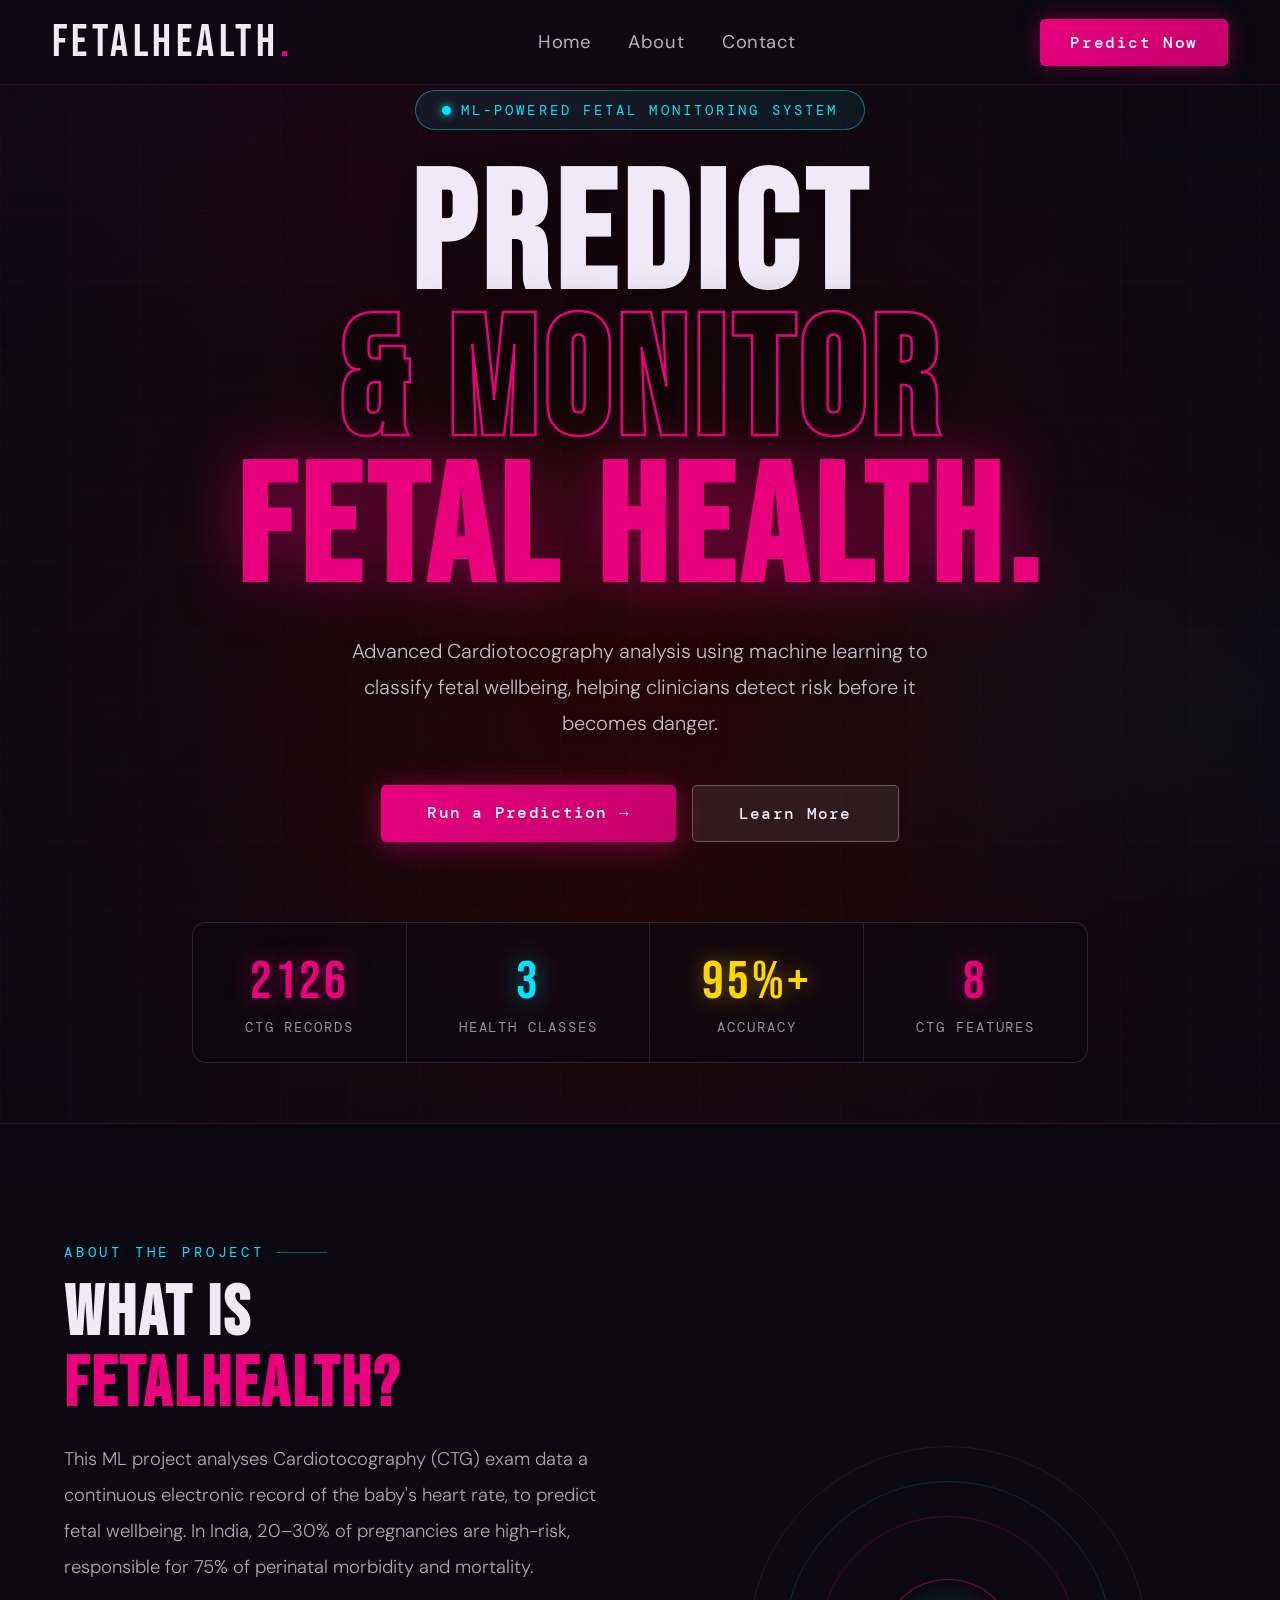
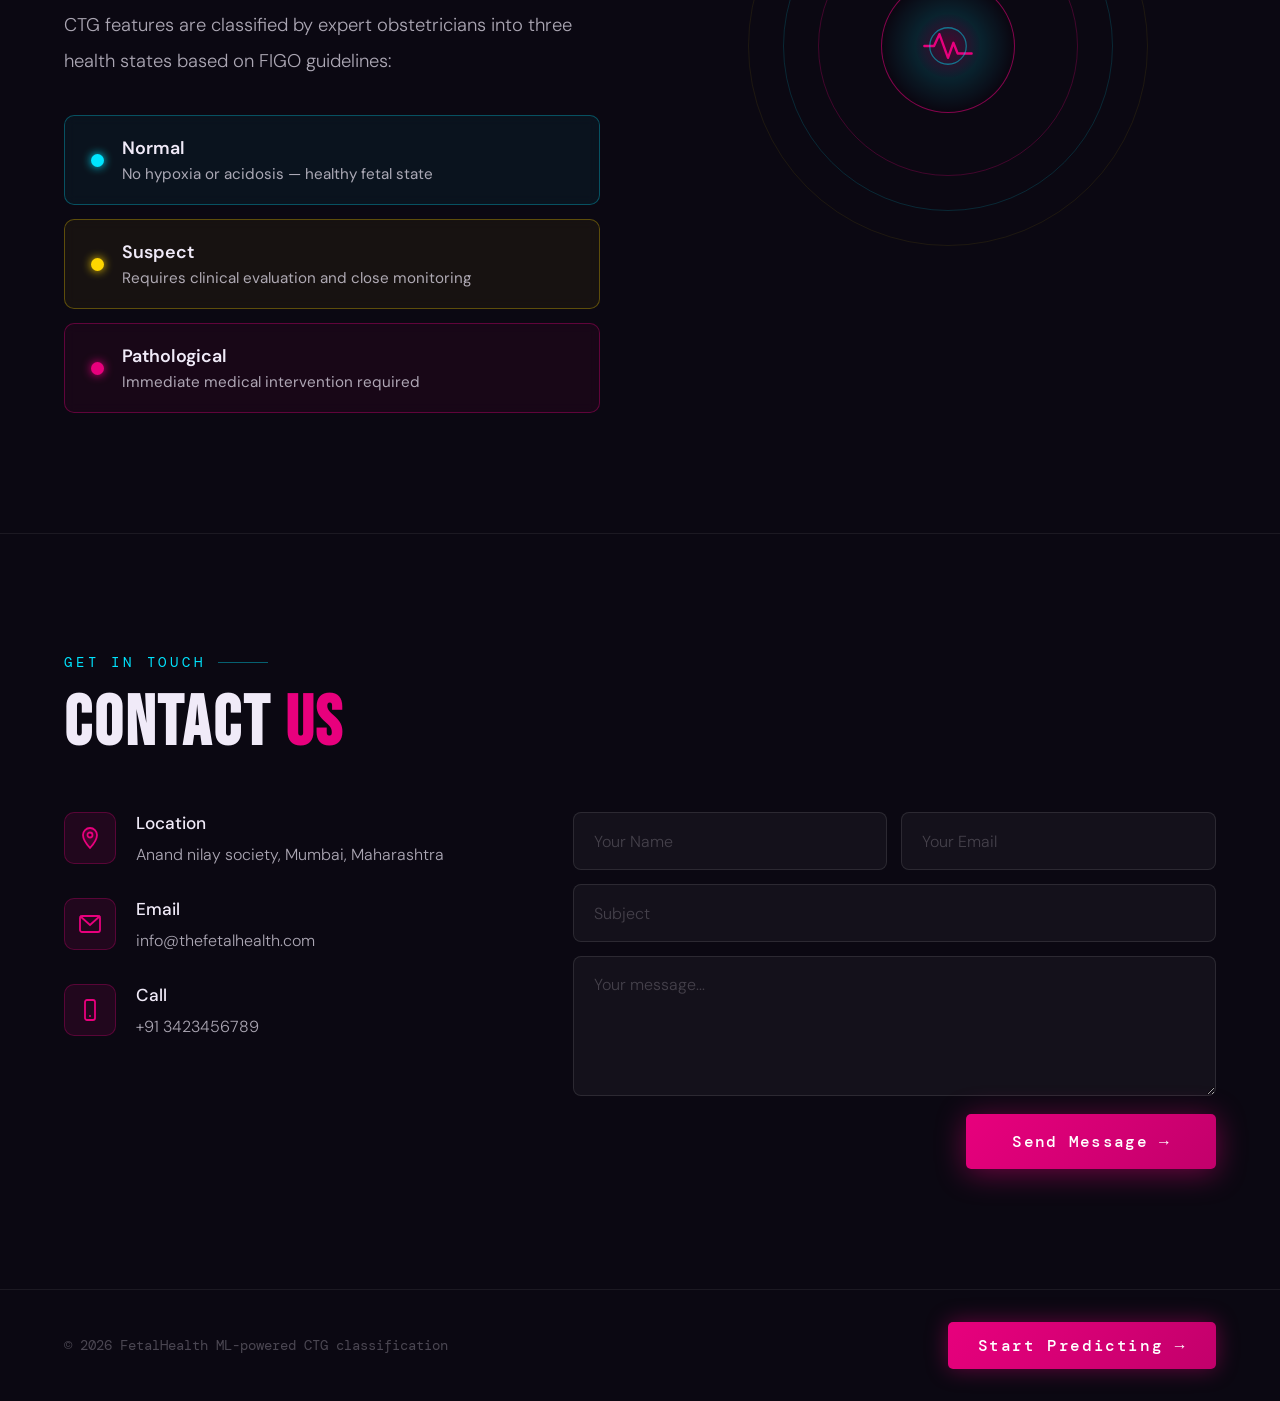
<file: templates/index.html>
<!DOCTYPE html>
<html lang="en">
<head>
  <meta charset="UTF-8"/>
  <meta name="viewport" content="width=device-width, initial-scale=1.0"/>
  <title>FetalHealth — Predict & Monitor</title>
  <link href="https://fonts.googleapis.com/css2?family=Bebas+Neue&family=DM+Sans:ital,wght@0,300;0,400;0,500;1,300&family=DM+Mono:wght@400;500&display=swap" rel="stylesheet"/>
  <style>
    *,*::before,*::after{box-sizing:border-box;margin:0;padding:0}
    :root{
      --bg:#0b0812;
      --magenta:#e8007d;
      --magenta2:#ff2d9e;
      --cyan:#00e5ff;
      --gold:#ffd600;
      --white:#f0eaf8;
      --muted:rgba(240,234,248,0.70);
    }
    html{scroll-behavior:smooth}
    body{
      background:var(--bg);
      color:var(--white);
      font-family:'DM Sans',sans-serif;
      font-size:20px;
      overflow-x:hidden;
      min-height:100vh;
    }

    /* NAV */
    nav{
      position:fixed;top:0;left:0;right:0;z-index:200;
      display:flex;align-items:center;justify-content:space-between;
      padding:0 52px;height:85px;
      background:rgba(11,8,18,0.55);
      backdrop-filter:blur(18px);
      border-bottom:1px solid rgba(232,0,125,0.18);
    }
    .logo{
      font-family:'Bebas Neue',sans-serif;
      font-size:2.8rem;letter-spacing:0.1em;
      color:var(--white);text-decoration:none;display:flex;align-items:center;
    }
    .logo .dot{color:var(--magenta);font-size:3rem;line-height:0.5;margin-left:1px}
    .nav-links{display:flex;gap:38px;align-items:center}
    .nav-links a{
      color:var(--white);text-decoration:none;
      font-size:1.15rem;font-weight:400;opacity:0.75;
      transition:opacity .2s,color .2s;letter-spacing:0.03em;
    }
    .nav-links a:hover{opacity:1;color:var(--cyan)}
    .btn-cta{
      font-family:'DM Mono',monospace;font-size:1rem;font-weight:500;letter-spacing:0.1em;
      padding:13px 30px;border-radius:5px;
      background:linear-gradient(135deg,var(--magenta),#c2006b);
      color:#fff;border:none;cursor:pointer;text-decoration:none;
      box-shadow:0 0 22px rgba(232,0,125,0.4);
      transition:box-shadow .25s,transform .15s;
    }
    .btn-cta:hover{box-shadow:0 0 38px rgba(232,0,125,0.65);transform:translateY(-1px)}

    /* ── HERO ── */
    .hero{
      position:relative;z-index:1;
      min-height:100vh;
      display:flex;flex-direction:column;
      align-items:center;justify-content:center;
      text-align:center;
      padding:90px 24px 60px;
      overflow:hidden;
    }

    /* Baby bump / pregnancy photo — warm, emotional */
    .hero-bg-img{
      position:absolute;inset:0;z-index:0;
      background-image:url('https://images.unsplash.com/photo-1615766553246-9147b6d50e90?q=80&w=870&auto=format&fit=crop&ixlib=rb-4.1.0&ixid=M3wxMjA3fDB8MHxwaG90by1wYWdlfHx8fGVufDB8fHx8fA%3D%3D');
      background-size:cover;
      background-position:center 25%;
      background-repeat:no-repeat;
      filter:brightness(0.32) saturate(0.65);
    }

    .hero-overlay{
      position:absolute;inset:0;z-index:1;
      background:
        radial-gradient(ellipse 80% 100% at 50% 60%, rgba(60,5,0,0.60) 0%, transparent 70%),
        linear-gradient(180deg, rgba(11,8,18,0.50) 0%, rgba(11,8,18,0.10) 40%, rgba(11,8,18,0.70) 100%);
    }

    .hero-grid{
      position:absolute;inset:0;z-index:2;pointer-events:none;
      background-image:
        linear-gradient(rgba(232,0,125,0.04) 1px,transparent 1px),
        linear-gradient(90deg,rgba(232,0,125,0.04) 1px,transparent 1px);
      background-size:70px 70px;
      animation:gridMove 22s linear infinite;
    }
    @keyframes gridMove{from{background-position:0 0}to{background-position:70px 70px}}

    .hero-content{
      position:relative;z-index:3;
      display:flex;flex-direction:column;
      align-items:center;
    }

    .pill{
      font-family:'DM Mono',monospace;font-size:0.88rem;letter-spacing:0.22em;text-transform:uppercase;
      padding:10px 26px;border-radius:100px;
      border:1px solid rgba(0,229,255,0.42);color:var(--cyan);
      background:rgba(0,229,255,0.08);margin-bottom:36px;
      animation:fadeUp .6s ease both;
      display:inline-flex;align-items:center;gap:10px;
    }
    .pill-dot{
      width:9px;height:9px;border-radius:50%;
      background:var(--cyan);box-shadow:0 0 10px var(--cyan);
      animation:blink 1.6s ease-in-out infinite;
    }
    @keyframes blink{0%,100%{opacity:1}50%{opacity:0.25}}

    h1.hero-title{
      font-family:'Bebas Neue',sans-serif;
      font-size:clamp(4.5rem,13vw,11rem);
      line-height:.88;letter-spacing:.04em;
      animation:fadeUp .7s .1s ease both;
      text-shadow:0 2px 40px rgba(0,0,0,0.6);
    }
    h1.hero-title .outline{
      -webkit-text-stroke:2.5px var(--magenta);
      color:transparent;display:block;
    }
    h1.hero-title .filled{
      color:var(--magenta);
      text-shadow:0 0 60px rgba(232,0,125,.6),0 2px 40px rgba(0,0,0,0.5);
      display:block;
    }

    .hero-sub{
      margin-top:28px;max-width:600px;
      font-size:1.25rem;font-weight:300;line-height:1.8;
      color:rgba(240,234,248,0.80);
      animation:fadeUp .7s .2s ease both;
      text-shadow:0 1px 12px rgba(0,0,0,0.8);
    }

    .hero-btns{
      margin-top:44px;display:flex;gap:16px;flex-wrap:wrap;justify-content:center;
      animation:fadeUp .7s .3s ease both;
    }
    .btn-primary{
      font-family:'DM Mono',monospace;font-size:1rem;font-weight:500;letter-spacing:.08em;
      padding:17px 46px;border-radius:5px;
      background:linear-gradient(135deg,var(--magenta),#c2006b);
      color:#fff;border:none;cursor:pointer;text-decoration:none;
      box-shadow:0 4px 30px rgba(232,0,125,.45);
      transition:transform .15s,box-shadow .2s;
    }
    .btn-primary:hover{transform:translateY(-2px);box-shadow:0 8px 40px rgba(232,0,125,.65)}
    .btn-ghost{
      font-family:'DM Mono',monospace;font-size:1rem;font-weight:500;letter-spacing:.08em;
      padding:17px 46px;border-radius:5px;
      background:rgba(255,255,255,0.08);
      color:var(--white);
      border:1px solid rgba(240,234,248,.3);
      text-decoration:none;cursor:pointer;backdrop-filter:blur(4px);
      transition:border-color .2s,background .2s;
    }
    .btn-ghost:hover{border-color:rgba(240,234,248,.6);background:rgba(255,255,255,.14)}

    .hero-stats{
      margin-top:80px;
      display:flex;
      border:1px solid rgba(255,255,255,.12);border-radius:14px;overflow:hidden;
      background:rgba(11,8,18,0.55);backdrop-filter:blur(16px);
      animation:fadeUp .7s .4s ease both;
    }
    .stat{padding:26px 52px;text-align:center}
    .stat+.stat{border-left:1px solid rgba(255,255,255,.1)}
    .sv{font-family:'Bebas Neue',sans-serif;font-size:3.4rem;letter-spacing:.05em}
    .sv.m{color:var(--magenta);text-shadow:0 0 24px rgba(232,0,125,.5)}
    .sv.c{color:var(--cyan);text-shadow:0 0 24px rgba(0,229,255,.5)}
    .sv.g{color:var(--gold);text-shadow:0 0 20px rgba(255,214,0,.4)}
    .sl{font-size:0.85rem;color:rgba(240,234,248,0.60);letter-spacing:.14em;margin-top:5px;font-family:'DM Mono',monospace;text-transform:uppercase}

    /* ABOUT */
    #about{
      position:relative;z-index:1;
      padding:120px 64px;
      border-top:1px solid rgba(255,255,255,.07);
      background:linear-gradient(180deg,rgba(11,8,18,0) 0%,var(--bg) 60px);
    }
    body::before{
      content:'';position:fixed;inset:0;z-index:0;pointer-events:none;
      background:
        radial-gradient(ellipse 80% 60% at 20% 10%,rgba(232,0,125,0.10) 0%,transparent 55%),
        radial-gradient(ellipse 60% 50% at 85% 80%,rgba(0,229,255,0.07) 0%,transparent 55%);
    }
    .sec-tag{
      font-family:'DM Mono',monospace;font-size:0.85rem;letter-spacing:.28em;text-transform:uppercase;
      color:var(--cyan);margin-bottom:18px;display:flex;align-items:center;gap:12px;
    }
    .sec-tag::after{content:'';width:50px;height:1px;background:var(--cyan);opacity:.4}
    .about-grid{display:grid;grid-template-columns:1fr 1fr;gap:80px;align-items:center;margin-top:8px}
    h2.sh{
      font-family:'Bebas Neue',sans-serif;
      font-size:clamp(3.5rem,5.5vw,5.6rem);
      line-height:1;letter-spacing:.04em;
    }
    h2.sh em{font-style:normal;color:var(--magenta)}
    .about-p{
      margin-top:22px;font-size:1.15rem;line-height:1.95;
      color:var(--muted);font-weight:300;
    }
    .class-list{margin-top:36px;display:flex;flex-direction:column;gap:14px}
    .cls{
      display:flex;align-items:center;gap:18px;
      padding:20px 26px;border-radius:10px;border:1px solid;
      backdrop-filter:blur(6px);transition:transform .2s;cursor:default;
    }
    .cls:hover{transform:translateX(8px)}
    .cls.n{border-color:rgba(0,229,255,.3);background:rgba(0,229,255,.05)}
    .cls.s{border-color:rgba(255,214,0,.3);background:rgba(255,214,0,.05)}
    .cls.p{border-color:rgba(232,0,125,.35);background:rgba(232,0,125,.06)}
    .cls-dot{width:13px;height:13px;border-radius:50%;flex-shrink:0}
    .cls.n .cls-dot{background:var(--cyan);box-shadow:0 0 10px var(--cyan)}
    .cls.s .cls-dot{background:var(--gold);box-shadow:0 0 10px var(--gold)}
    .cls.p .cls-dot{background:var(--magenta);box-shadow:0 0 10px var(--magenta)}
    .cls-name{font-weight:600;font-size:1.12rem}
    .cls-desc{font-size:0.95rem;color:var(--muted);margin-top:4px}

    .about-orb{position:relative;display:flex;align-items:center;justify-content:center;height:400px}
    .orb-ring{position:absolute;border-radius:50%;border:1px solid;animation:spin 14s linear infinite}
    .orb-ring:nth-child(1){width:260px;height:260px;border-color:rgba(232,0,125,.25);animation-duration:14s}
    .orb-ring:nth-child(2){width:330px;height:330px;border-color:rgba(0,229,255,.15);animation-duration:20s;animation-direction:reverse}
    .orb-ring:nth-child(3){width:400px;height:400px;border-color:rgba(255,214,0,.08);animation-duration:28s}
    @keyframes spin{from{transform:rotate(0deg)}to{transform:rotate(360deg)}}
    .orb-core{
      width:134px;height:134px;border-radius:50%;
      background:radial-gradient(circle,rgba(232,0,125,.28),rgba(0,229,255,.12),transparent 70%);
      border:1.5px solid rgba(232,0,125,.55);
      display:flex;align-items:center;justify-content:center;z-index:2;
      animation:glow 3s ease-in-out infinite;
    }
    @keyframes glow{0%,100%{box-shadow:0 0 24px rgba(232,0,125,.3)}50%{box-shadow:0 0 60px rgba(232,0,125,.65),0 0 100px rgba(0,229,255,.2)}}
    .orb-core svg{width:58px;height:58px}

    /* CONTACT */
    #contact{
      position:relative;z-index:1;
      padding:120px 64px;
      border-top:1px solid rgba(255,255,255,.07);
    }
    .contact-grid{display:grid;grid-template-columns:1fr 1.5fr;gap:80px;margin-top:52px}
    .ci-list{display:flex;flex-direction:column;gap:30px}
    .ci{display:flex;gap:20px;align-items:flex-start}
    .ci-icon{
      width:52px;height:52px;border-radius:10px;flex-shrink:0;
      background:rgba(232,0,125,.1);border:1px solid rgba(232,0,125,.28);
      display:flex;align-items:center;justify-content:center;
    }
    .ci-icon svg{width:24px;height:24px;stroke:var(--magenta);fill:none;stroke-width:1.8}
    .ci strong{display:block;font-size:1.08rem;font-weight:500;margin-bottom:6px}
    .ci span{font-size:1rem;color:var(--muted);line-height:1.7;font-weight:300}

    .cform{display:flex;flex-direction:column;gap:14px}
    .cform-row{display:grid;grid-template-columns:1fr 1fr;gap:14px}
    .cform input,.cform textarea{
      background:rgba(255,255,255,.04);border:1px solid rgba(255,255,255,.1);
      border-radius:8px;padding:17px 20px;color:var(--white);
      font-family:'DM Sans',sans-serif;font-size:1.05rem;font-weight:300;
      outline:none;width:100%;transition:border-color .2s,background .2s;
    }
    .cform input:focus,.cform textarea:focus{border-color:rgba(232,0,125,.5);background:rgba(232,0,125,.04)}
    .cform input::placeholder,.cform textarea::placeholder{color:rgba(240,234,248,.22);font-size:1rem}
    .cform textarea{min-height:140px;resize:vertical}

    /* FOOTER */
    footer{
      position:relative;z-index:1;
      padding:32px 64px;
      border-top:1px solid rgba(255,255,255,.07);
      display:flex;align-items:center;justify-content:space-between;
    }
    footer p{font-family:'DM Mono',monospace;font-size:0.88rem;color:rgba(240,234,248,.28)}

    @keyframes fadeUp{from{opacity:0;transform:translateY(28px)}to{opacity:1;transform:translateY(0)}}

    @media(max-width:960px){
      nav{padding:0 20px}
      .hero-bg-img{background-position:60% 30%}
      #about,#contact{padding:70px 24px}
      .about-grid,.contact-grid{grid-template-columns:1fr;gap:48px}
      .about-orb{height:280px}
      .hero-stats{flex-direction:column;width:90%}
      .stat+.stat{border-left:none;border-top:1px solid rgba(255,255,255,.1)}
      footer{padding:22px 24px;flex-direction:column;gap:14px;text-align:center}
    }
    @media(max-width:600px){
      .nav-links{display:none}
      .cform-row{grid-template-columns:1fr}
      .stat{padding:18px 28px}
      h1.hero-title{font-size:clamp(3.5rem,14vw,6rem)}
    }
  </style>
</head>
<body>

<nav>
  <a href="/" class="logo">FetalHealth<span class="dot">.</span></a>
  <div class="nav-links">
    <a href="/">Home</a>
    <a href="#about">About</a>
    <a href="#contact">Contact</a>
  </div>
  <a href="/predict" class="btn-cta">Predict Now</a>
</nav>

<!-- ══ HERO ══ -->
<section class="hero">
  <!-- Mother with baby bump — warm & emotional -->
  <div class="hero-bg-img"></div>
  <div class="hero-overlay"></div>
  <div class="hero-grid"></div>

  <div class="hero-content">
    <div class="pill"><span class="pill-dot"></span>ML-Powered Fetal Monitoring System</div>

    <h1 class="hero-title">
      <span>Predict</span>
      <span class="outline">&amp; Monitor</span>
      <span class="filled">Fetal Health.</span>
    </h1>

    <p class="hero-sub">
      Advanced Cardiotocography analysis using machine learning to classify fetal wellbeing, helping clinicians detect risk before it becomes danger.
    </p>

    <div class="hero-btns">
      <a href="/predict" class="btn-primary">Run a Prediction →</a>
      <a href="#about" class="btn-ghost">Learn More</a>
    </div>

    <div class="hero-stats">
      <div class="stat"><div class="sv m">2126</div><div class="sl">CTG Records</div></div>
      <div class="stat"><div class="sv c">3</div><div class="sl">Health Classes</div></div>
      <div class="stat"><div class="sv g">95%+</div><div class="sl">Accuracy</div></div>
      <div class="stat"><div class="sv m">8</div><div class="sl">CTG Features</div></div>
    </div>
  </div>
</section>

<!-- ══ ABOUT ══ -->
<section id="about">
  <div class="sec-tag">About the Project</div>
  <div class="about-grid">
    <div>
      <h2 class="sh">What is <em>FetalHealth?</em></h2>
      <p class="about-p">This ML project analyses Cardiotocography (CTG) exam data a continuous electronic record of the baby's heart rate, to predict fetal wellbeing. In India, 20–30% of pregnancies are high-risk, responsible for 75% of perinatal morbidity and mortality.</p>
      <p class="about-p">CTG features are classified by expert obstetricians into three health states based on FIGO guidelines:</p>
      <div class="class-list">
        <div class="cls n"><div class="cls-dot"></div><div><div class="cls-name">Normal</div><div class="cls-desc">No hypoxia or acidosis — healthy fetal state</div></div></div>
        <div class="cls s"><div class="cls-dot"></div><div><div class="cls-name">Suspect</div><div class="cls-desc">Requires clinical evaluation and close monitoring</div></div></div>
        <div class="cls p"><div class="cls-dot"></div><div><div class="cls-name">Pathological</div><div class="cls-desc">Immediate medical intervention required</div></div></div>
      </div>
    </div>
    <div class="about-orb">
      <div class="orb-ring"></div><div class="orb-ring"></div><div class="orb-ring"></div>
      <div class="orb-core">
        <svg viewBox="0 0 54 54" fill="none" xmlns="http://www.w3.org/2000/svg">
          <path d="M5 27h9l5-11 8 22 5-14 4 10h13" stroke="#e8007d" stroke-width="2.2" stroke-linecap="round" stroke-linejoin="round"/>
          <path d="M27 10C17.6 10 10 17.6 10 27s7.6 17 17 17 17-7.6 17-17S36.4 10 27 10z" stroke="rgba(0,229,255,0.45)" stroke-width="1.2"/>
        </svg>
      </div>
    </div>
  </div>
</section>

<!-- ══ CONTACT ══ -->
<section id="contact">
  <div class="sec-tag">Get in Touch</div>
  <h2 class="sh">Contact <em>Us</em></h2>
  <div class="contact-grid">
    <div class="ci-list">
      <div class="ci">
        <div class="ci-icon"><svg viewBox="0 0 24 24"><path d="M12 2C8.13 2 5 5.13 5 9c0 5.25 7 13 7 13s7-7.75 7-13c0-3.87-3.13-7-7-7zm0 9.5A2.5 2.5 0 1 1 12 6.5a2.5 2.5 0 0 1 0 5z" stroke="var(--magenta)" fill="rgba(232,0,125,0.15)"/></svg></div>
        <div><strong>Location</strong><span>Anand nilay society, Mumbai, Maharashtra</span></div>
      </div>
      <div class="ci">
        <div class="ci-icon"><svg viewBox="0 0 24 24"><rect x="2" y="4" width="20" height="16" rx="2"/><polyline points="2,4 12,13 22,4"/></svg></div>
        <div><strong>Email</strong><span>info@thefetalhealth.com</span></div>
      </div>
      <div class="ci">
        <div class="ci-icon"><svg viewBox="0 0 24 24"><rect x="7" y="2" width="10" height="20" rx="2"/><circle cx="12" cy="18" r="1" fill="var(--magenta)" stroke="none"/></svg></div>
        <div><strong>Call</strong><span>+91 3423456789</span></div>
      </div>
    </div>
    <form class="cform" onsubmit="return false">
      <div class="cform-row">
        <input type="text" placeholder="Your Name"/>
        <input type="email" placeholder="Your Email"/>
      </div>
      <input type="text" placeholder="Subject"/>
      <textarea placeholder="Your message..."></textarea>
      <button type="submit" class="btn-primary" style="align-self:flex-end;margin-top:4px">Send Message →</button>
    </form>
  </div>
</section>

<footer>
  <p>© 2026 FetalHealth ML-powered CTG classification</p>
  <a href="/predict" class="btn-cta">Start Predicting →</a>
</footer>

</body>
</html>
</file>
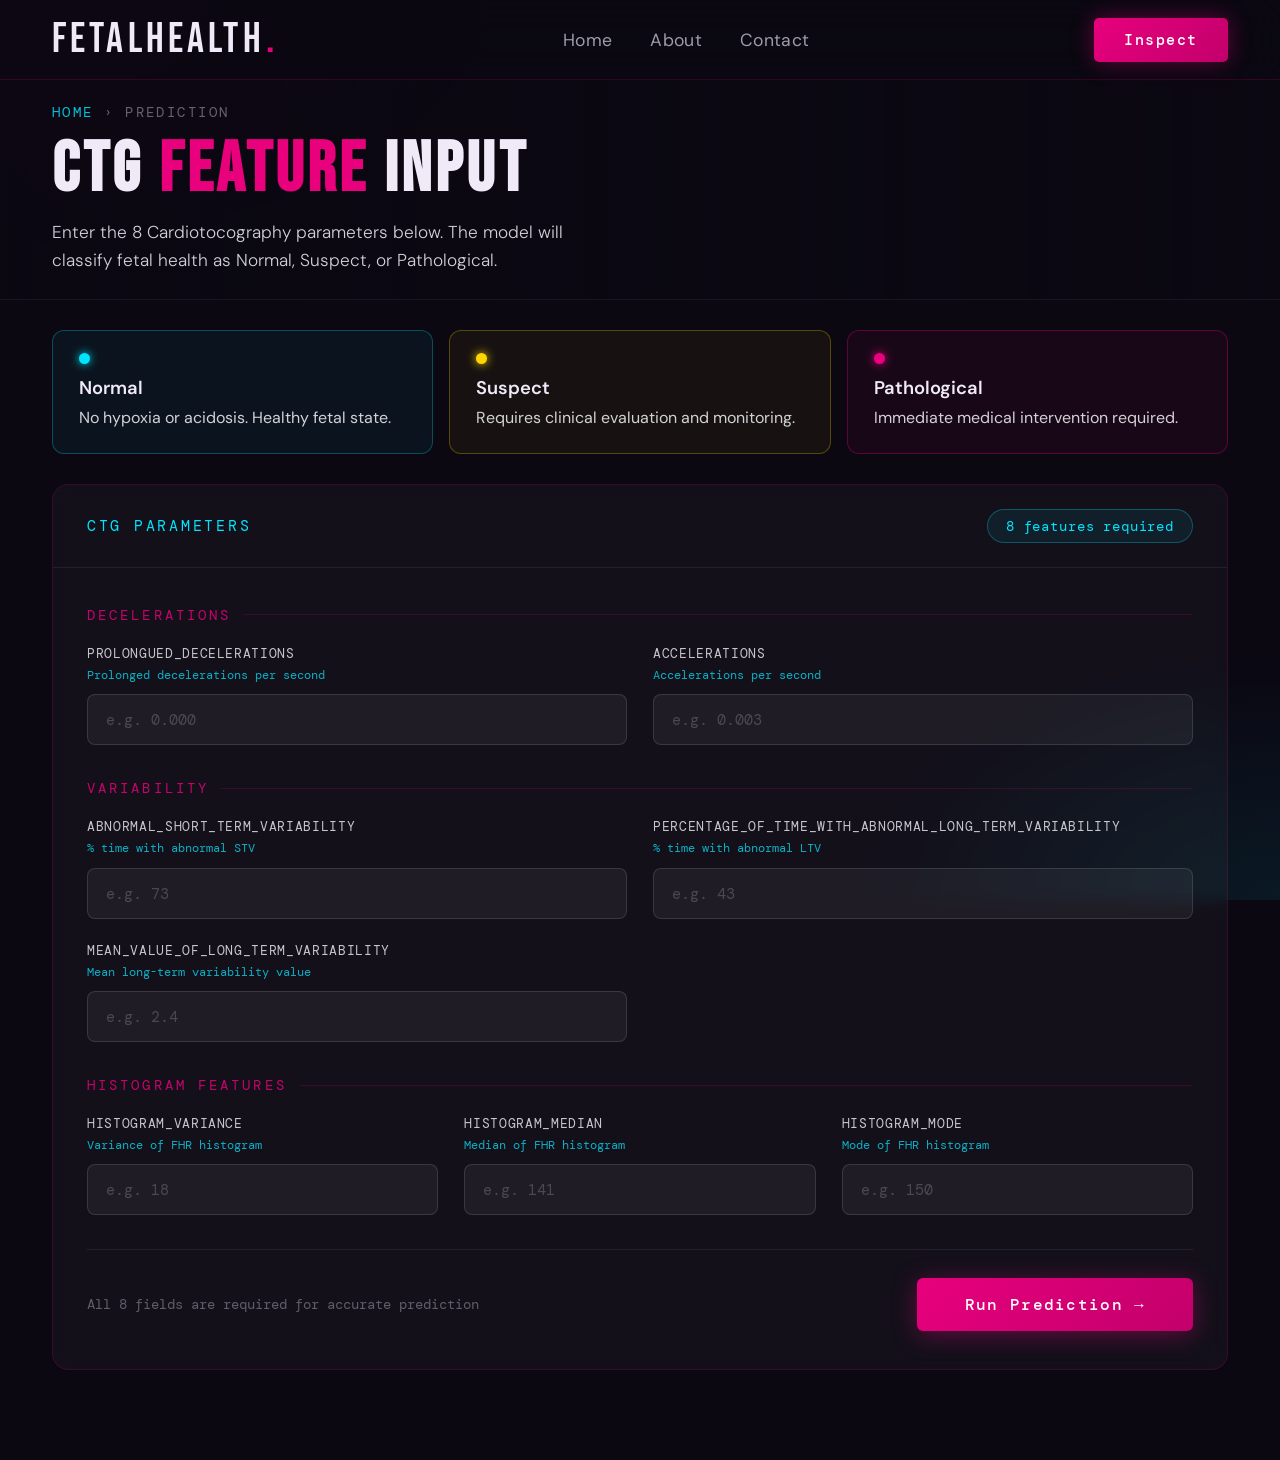
<file: templates/inspect.html>
<!DOCTYPE html>
<html lang="en">
<head>
  <meta charset="UTF-8"/>
  <meta name="viewport" content="width=device-width, initial-scale=1.0"/>
  <title>FetalHealth — Predict</title>
  <link href="https://fonts.googleapis.com/css2?family=Bebas+Neue&family=DM+Sans:wght@300;400;500&family=DM+Mono:wght@400;500&display=swap" rel="stylesheet"/>
  <style>
    *,*::before,*::after{box-sizing:border-box;margin:0;padding:0}
    :root{
      --bg:#0b0812;
      --bg2:#110d1a;
      --magenta:#e8007d;
      --cyan:#00e5ff;
      --gold:#ffd600;
      --white:#f0eaf8;
      --muted:rgba(245,243,248,0.85);
      --glass:rgba(255,255,255,0.035);
    }
    html{scroll-behavior:smooth}
    body{
      background:var(--bg);
      color:var(--white);
      font-family:'DM Sans',sans-serif;
      font-size:20px;
      min-height:100vh;
    }
    body::before{
      content:'';position:fixed;inset:0;z-index:0;pointer-events:none;
      background:
        radial-gradient(ellipse 70% 50% at 0% 0%,rgba(232,0,125,0.1) 0%,transparent 55%),
        radial-gradient(ellipse 60% 50% at 100% 100%,rgba(0,229,255,0.08) 0%,transparent 55%);
    }

    /* ── NAV ── */
    nav{
      position:fixed;top:0;left:0;right:0;z-index:200;
      display:flex;align-items:center;justify-content:space-between;
      padding:0 52px;height:80px;
      background:rgba(11,8,18,0.88);
      backdrop-filter:blur(20px);
      border-bottom:1px solid rgba(232,0,125,0.18);
    }
    .logo{
      font-family:'Bebas Neue',sans-serif;
      font-size:2.6rem;letter-spacing:.1em;
      color:var(--white);text-decoration:none;display:flex;align-items:center;
    }
    .logo .dot{color:var(--magenta);font-size:2.8rem;line-height:.5;margin-left:1px}
    .nav-links{display:flex;gap:38px;align-items:center}
    .nav-links a{
      color:var(--white);text-decoration:none;
      font-size:1.1rem;font-weight:400;opacity:.65;
      transition:opacity .2s,color .2s;letter-spacing:.02em;
    }
    .nav-links a:hover{opacity:1;color:var(--cyan)}
    .btn-cta{
      font-family:'DM Mono',monospace;font-size:.95rem;font-weight:500;letter-spacing:.1em;
      padding:12px 30px;border-radius:5px;
      background:linear-gradient(135deg,var(--magenta),#c2006b);
      color:#fff;border:none;cursor:pointer;text-decoration:none;
      box-shadow:0 0 22px rgba(232,0,125,.4);
      transition:box-shadow .25s,transform .15s;
    }
    .btn-cta:hover{box-shadow:0 0 38px rgba(232,0,125,.65);transform:translateY(-1px)}

    /* ── LAYOUT ── */
    main{position:relative;z-index:1;padding-top:80px;min-height:100vh;display:flex;flex-direction:column}

    /* ── HERO BANNER with CTG/ultrasound image ── */
    .inspect-banner{
      position:relative;
      height:220px;
      overflow:hidden;
      display:flex;align-items:center;
      border-bottom:1px solid rgba(255,255,255,.06);
    }
    .inspect-banner-bg{
      position:absolute;inset:0;
      background-image:url('https://images.unsplash.com/photo-1631815588090-d1bcb4a0c714?w=1600&q=80');
      background-size:cover;
      background-position:center 40%;
      filter:brightness(0.28) saturate(0.5);
    }
    .inspect-banner-overlay{
      position:absolute;inset:0;
      background:linear-gradient(90deg,rgba(11,8,18,0.9) 0%,rgba(11,8,18,0.4) 60%,rgba(11,8,18,0.85) 100%);
    }
    .inspect-banner-content{
      position:relative;z-index:2;
      padding:0 52px;
    }
    .breadcrumb{
      font-family:'DM Mono',monospace;font-size:.85rem;letter-spacing:.18em;
      color:rgba(240,234,248,.40);text-transform:uppercase;margin-bottom:14px;
    }
    .breadcrumb a{color:var(--cyan);text-decoration:none;opacity:.85}
    .breadcrumb a:hover{opacity:1}
    .inspect-banner-content h1{
      font-family:'Bebas Neue',sans-serif;
      font-size:clamp(3.2rem,5.5vw,5rem);
      letter-spacing:.06em;line-height:1;
    }
    .inspect-banner-content h1 em{font-style:normal;color:var(--magenta)}
    .inspect-banner-content p{
      margin-top:12px;font-size:1.08rem;font-weight:300;
      color:var(--muted);max-width:560px;line-height:1.65;
    }

    /* ── STATUS CHIPS ── */
    .status-row{
      display:grid;grid-template-columns:repeat(3,1fr);gap:16px;
      padding:30px 52px;
    }
    .chip{padding:22px 26px;border-radius:12px;border:1px solid;cursor:default;transition:transform .2s}
    .chip:hover{transform:translateY(-3px)}
    .chip.n{border-color:rgba(0,229,255,.28);background:rgba(0,229,255,.05)}
    .chip.s{border-color:rgba(255,214,0,.28);background:rgba(255,214,0,.05)}
    .chip.p{border-color:rgba(232,0,125,.32);background:rgba(232,0,125,.06)}
    .chip-dot{width:11px;height:11px;border-radius:50%;margin-bottom:12px}
    .chip.n .chip-dot{background:var(--cyan);box-shadow:0 0 10px var(--cyan)}
    .chip.s .chip-dot{background:var(--gold);box-shadow:0 0 10px var(--gold)}
    .chip.p .chip-dot{background:var(--magenta);box-shadow:0 0 10px var(--magenta)}
    .chip strong{font-size:1.15rem;font-weight:600;display:block;margin-bottom:6px}
    .chip p{font-size:1rem;color:var(--muted);line-height:1.55}

    /* ── FORM CARD ── */
    .form-wrap{padding:0 52px 90px;flex:1}
    .form-card{
      background:var(--glass);
      border:1px solid rgba(232,0,125,.16);
      border-radius:16px;overflow:hidden;
      backdrop-filter:blur(8px);
    }
    .fc-header{
      padding:24px 34px;border-bottom:1px solid rgba(255,255,255,.07);
      display:flex;align-items:center;justify-content:space-between;
    }
    .fc-title{
      font-family:'DM Mono',monospace;font-size:.95rem;
      letter-spacing:.18em;color:var(--cyan);text-transform:uppercase;
    }
    .fc-badge{
      font-family:'DM Mono',monospace;font-size:.88rem;
      padding:7px 18px;border-radius:100px;
      border:1px solid rgba(0,229,255,.28);color:var(--cyan);
      background:rgba(0,229,255,.07);letter-spacing:.06em;
    }
    .fc-body{padding:38px 34px}

    /* Section labels */
    .sec-label{
      font-family:'DM Mono',monospace;font-size:.88rem;
      letter-spacing:.22em;text-transform:uppercase;
      color:var(--magenta);opacity:.85;
      margin-bottom:20px;margin-top:34px;
      display:flex;align-items:center;gap:12px;
    }
    .sec-label:first-child{margin-top:0}
    .sec-label::after{content:'';flex:1;height:1px;background:var(--magenta);opacity:.2}

    /* Form grids */
    .form-grid{display:grid;grid-template-columns:repeat(3,1fr);gap:22px 26px}
    .form-grid.cols2{grid-template-columns:repeat(2,1fr)}

    /* Field group */
    .fg{display:flex;flex-direction:column;gap:10px}
    .fg label{
      font-family:'DM Mono',monospace;font-size:.82rem;
      color:rgba(247,244,250,0.80);letter-spacing:.05em;
      text-transform:uppercase;line-height:1.45;
    }
    .fg label span{
      display:block;color:rgba(9,230,255,0.75);
      font-size:.75rem;margin-top:4px;
      text-transform:none;letter-spacing:0;
    }
    .fg input{
      background:rgba(255,255,255,.05);
      border:1px solid rgba(255,255,255,.12);
      border-radius:8px;padding:14px 18px;
      color:var(--white);
      font-family:'DM Mono',monospace;font-size:1rem;
      outline:none;width:100%;
      transition:border-color .2s,background .2s,box-shadow .2s;
    }
    .fg input:focus{
      border-color:rgba(232,0,124,0.80);
      background:rgba(232,0,125,.05);
      box-shadow:0 0 0 3px rgba(232,0,125,.12);
    }
    .fg input::placeholder{color:rgba(240,234,248,.22);font-size:.95rem}

    /* Footer row */
    .fc-footer-row{
      margin-top:34px;padding-top:28px;
      border-top:1px solid rgba(255,255,255,.07);
      display:flex;align-items:center;justify-content:space-between;
    }
    .fc-note{
      font-family:'DM Mono',monospace;font-size:.85rem;
      color:rgba(240,234,248,.35);
    }
    .btn-submit{
      font-family:'DM Mono',monospace;font-size:1rem;font-weight:500;letter-spacing:.08em;
      padding:16px 48px;border-radius:6px;
      background:linear-gradient(135deg,var(--magenta),#c2006b);
      color:#fff;border:none;cursor:pointer;
      box-shadow:0 4px 24px rgba(232,0,125,.38);
      transition:transform .15s,box-shadow .2s;
    }
    .btn-submit:hover{transform:translateY(-2px);box-shadow:0 8px 36px rgba(232,0,125,.58)}

    /* ── RESPONSIVE ── */
    @media(max-width:960px){
      nav{padding:0 20px}
      .inspect-banner-content,.status-row,.form-wrap{padding-left:20px;padding-right:20px}
      .form-grid,.form-grid.cols2{grid-template-columns:repeat(2,1fr)}
      .status-row{grid-template-columns:1fr;gap:12px}
      .inspect-banner{height:auto;padding:30px 0}
    }
    @media(max-width:600px){
      .nav-links{display:none}
      .form-grid,.form-grid.cols2{grid-template-columns:1fr}
      .fc-footer-row{flex-direction:column;gap:16px;align-items:stretch}
      .btn-submit{text-align:center}
    }
  </style>
</head>
<body>

<nav>
  <a href="/" class="logo">FetalHealth<span class="dot">.</span></a>
  <div class="nav-links">
    <a href="/">Home</a>
    <a href="/#about">About</a>
    <a href="/#contact">Contact</a>
  </div>
  <a href="/predict" class="btn-cta">Inspect</a>
</nav>

<main>

  <!-- ── HERO BANNER with ultrasound/medical image ── -->
  <div class="inspect-banner">
    <div class="inspect-banner-bg"></div>
    <div class="inspect-banner-overlay"></div>
    <div class="inspect-banner-content">
      <div class="breadcrumb"><a href="/">Home</a> &rsaquo; Prediction</div>
      <h1>CTG <em>Feature</em> Input</h1>
      <p>Enter the 8 Cardiotocography parameters below. The model will classify fetal health as Normal, Suspect, or Pathological.</p>
    </div>
  </div>

  <!-- Status Chips -->
  <div class="status-row">
    <div class="chip n"><div class="chip-dot"></div><strong>Normal</strong><p>No hypoxia or acidosis. Healthy fetal state.</p></div>
    <div class="chip s"><div class="chip-dot"></div><strong>Suspect</strong><p>Requires clinical evaluation and monitoring.</p></div>
    <div class="chip p"><div class="chip-dot"></div><strong>Pathological</strong><p>Immediate medical intervention required.</p></div>
  </div>

  <!-- Form -->
  <div class="form-wrap">
    <div class="form-card">
      <div class="fc-header">
        <span class="fc-title">CTG Parameters</span>
        <span class="fc-badge">8 features required</span>
      </div>

      <div class="fc-body">
        <form action="/predict" method="POST">

          <div class="sec-label">Decelerations</div>
          <div class="form-grid cols2">
            <div class="fg">
              <label>prolongued_decelerations<span>Prolonged decelerations per second</span></label>
              <input type="number" name="prolongued_decelerations" placeholder="e.g. 0.000" step="0.001" min="0" required/>
            </div>
            <div class="fg">
              <label>accelerations<span>Accelerations per second</span></label>
              <input type="number" name="accelerations" placeholder="e.g. 0.003" step="0.001" min="0" required/>
            </div>
          </div>

          <div class="sec-label">Variability</div>
          <div class="form-grid cols2">
            <div class="fg">
              <label>abnormal_short_term_variability<span>% time with abnormal STV</span></label>
              <input type="number" name="abnormal_short_term_variability" placeholder="e.g. 73" step="1" min="0" required/>
            </div>
            <div class="fg">
              <label>percentage_of_time_with_abnormal_long_term_variability<span>% time with abnormal LTV</span></label>
              <input type="number" name="percentage_of_time_with_abnormal_long_term_variability" placeholder="e.g. 43" step="1" min="0" required/>
            </div>
            <div class="fg">
              <label>mean_value_of_long_term_variability<span>Mean long-term variability value</span></label>
              <input type="number" name="mean_value_of_long_term_variability" placeholder="e.g. 2.4" step="0.1" min="0" required/>
            </div>
          </div>

          <div class="sec-label">Histogram Features</div>
          <div class="form-grid">
            <div class="fg">
              <label>histogram_variance<span>Variance of FHR histogram</span></label>
              <input type="number" name="histogram_variance" placeholder="e.g. 18" step="1" min="0" required/>
            </div>
            <div class="fg">
              <label>histogram_median<span>Median of FHR histogram</span></label>
              <input type="number" name="histogram_median" placeholder="e.g. 141" step="1" min="0" required/>
            </div>
            <div class="fg">
              <label>histogram_mode<span>Mode of FHR histogram</span></label>
              <input type="number" name="histogram_mode" placeholder="e.g. 150" step="1" min="0" required/>
            </div>
          </div>

          <div class="fc-footer-row">
            <span class="fc-note">All 8 fields are required for accurate prediction</span>
            <button type="submit" class="btn-submit">Run Prediction →</button>
          </div>

        </form>
      </div>
    </div>
  </div>

</main>
</body>
</html>
</file>
